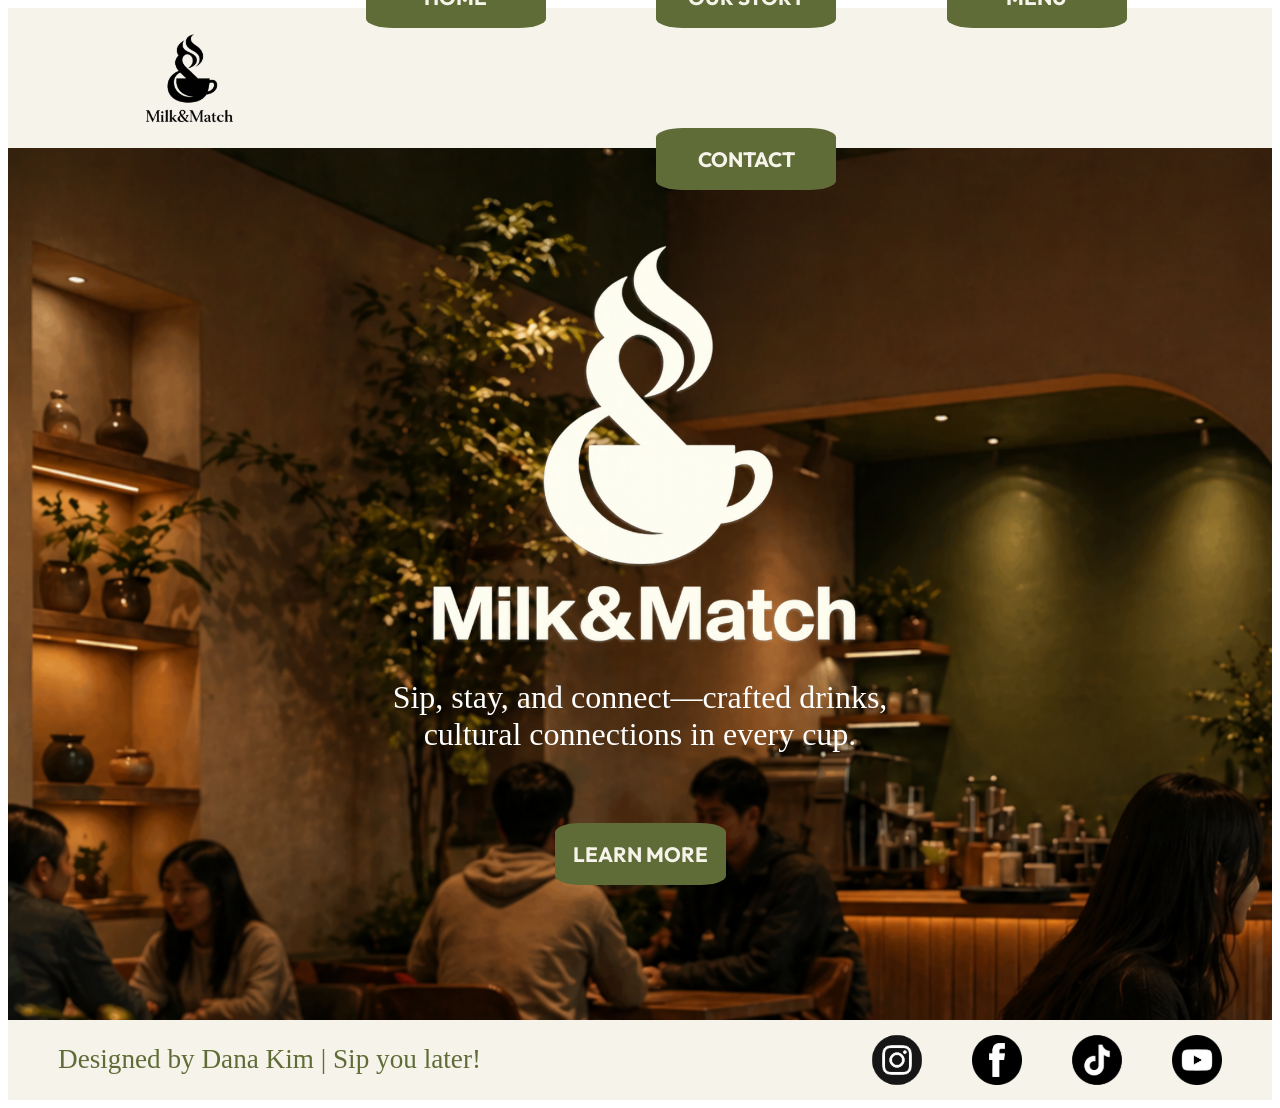
<file: milk_and_match_website/index.htm>
<!DOCTYPE html>
<html lang="en">
<head>
    <meta charset="UTF-8">
    <meta name="viewport" content="width=device-width, initial-scale=1.0">
    <link rel="stylesheet" href="style.css">
     <!--Dana Kim | 7705604-->
    <title>Milk&Match</title>
</head>

<body>
        <header class="navigation">
            <img src="images/Logo_Icon.png" alt="Milk&Match icon logo">
             <ul>
                <li><a href="index.htm">HOME</a></li>
                <li><a href="our_story.htm">OUR STORY</a></li>
                <li><a href="menu.htm">MENU</a></li>
                <li><a href="contact.htm">CONTACT</a></li>
            </ul>
        </header>
<main>
        <section class="body">
              <img src="images/Logo_Icon_text.png" alt="Milk&Match icon logo with text">
             <p>Sip, stay, and connect—crafted drinks, cultural connections in every cup.</p>

             <p><a href="our_story.htm">LEARN MORE</a></p>
        </section>
</main>

    <footer class="footer">
        <p>Designed by Dana Kim | Sip you later!</p>

        <div class="socials">
        <img src="images/instagram.webp" alt="Instagram logo">
        <img src="images/facebook.png" alt="Facebook logo">
        <img src="images/tiktok.png" alt="TikTok logo">
        <img src="images/youtube.png" alt="YouTube logo">
        </div>
    </footer>
    
</body>
</html>
</file>
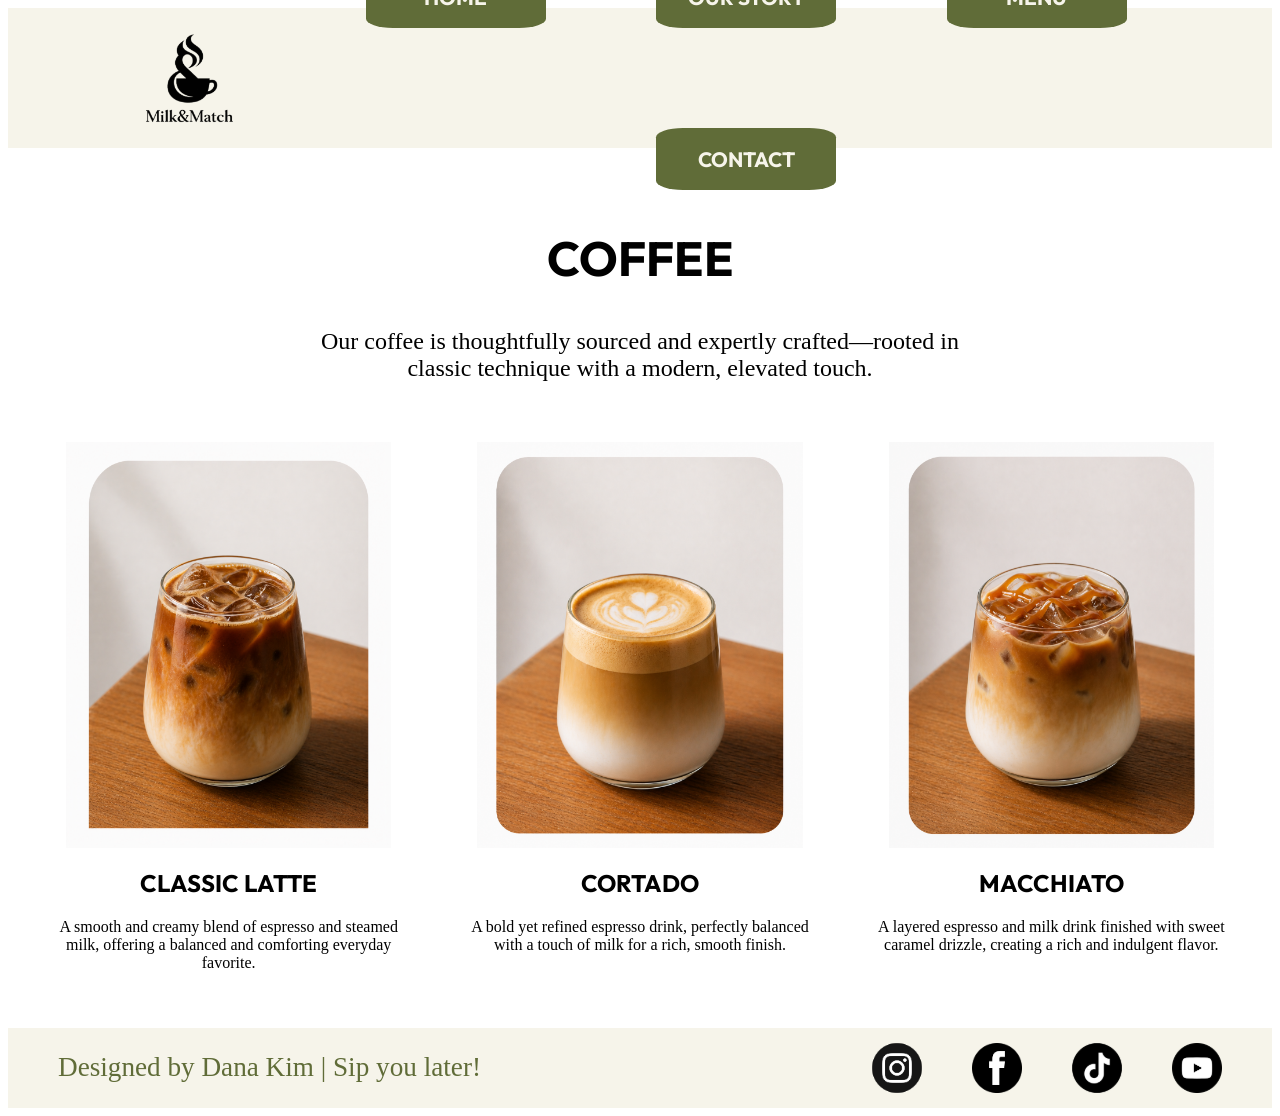
<file: milk_and_match_website/coffee.htm>
<!DOCTYPE html>
<html lang="en">
<head>
    <meta charset="UTF-8">
    <meta name="viewport" content="width=device-width, initial-scale=1.0">
    <link rel="stylesheet" href="style.css">
     <!--Dana Kim | 7705604-->
    <title>Milk&Match</title>
</head>

<body>
        <header class="navigation">
            <img src="images/Logo_Icon.png" alt="Milk&Match icon logo">
             <ul>
                <li><a href="index.htm">HOME</a></li>
                <li><a href="our_story.htm">OUR STORY</a></li>
                <li><a href="menu.htm">MENU</a></li>
                <li><a href="contact.htm">CONTACT</a></li>
            </ul>
        </header>
<main class="menu_main">

        <section class="title">
            <h1>COFFEE</h1>
             <p>Our coffee is thoughtfully sourced and expertly crafted—rooted in classic technique with a modern, elevated touch.</p>
        </section>

        <section class="matcha">
            <img src="images/coffee_cover.png" alt="iced green tea image">
            <h2>CLASSIC LATTE</h2>
            <p>A smooth and creamy blend of espresso and steamed milk, offering a balanced and comforting everyday favorite.</p>
        </section>

        <section class="tea">
            <img src="images/cortado.png" alt="earl grey tea in mug">
            <h2>CORTADO</h2>
            <p>A bold yet refined espresso drink, perfectly balanced with a touch of milk for a rich, smooth finish.</p>
        </section>

        <section class="coffee">
            <img src="images/macchiato.png" alt="strawberry iced tea">
            <h2>MACCHIATO</h2>
            <p>A layered espresso and milk drink finished with sweet caramel drizzle, creating a rich and indulgent flavor.</p>
        </section>
</main>

    <footer class="footer">
        <p>Designed by Dana Kim | Sip you later!</p>

        <div class="socials">
        <img src="images/instagram.webp" alt="Instagram logo">
        <img src="images/facebook.png" alt="Facebook logo">
        <img src="images/tiktok.png" alt="TikTok logo">
        <img src="images/youtube.png" alt="YouTube logo">
        </div>
    </footer>
    
</body>
</html>
</file>
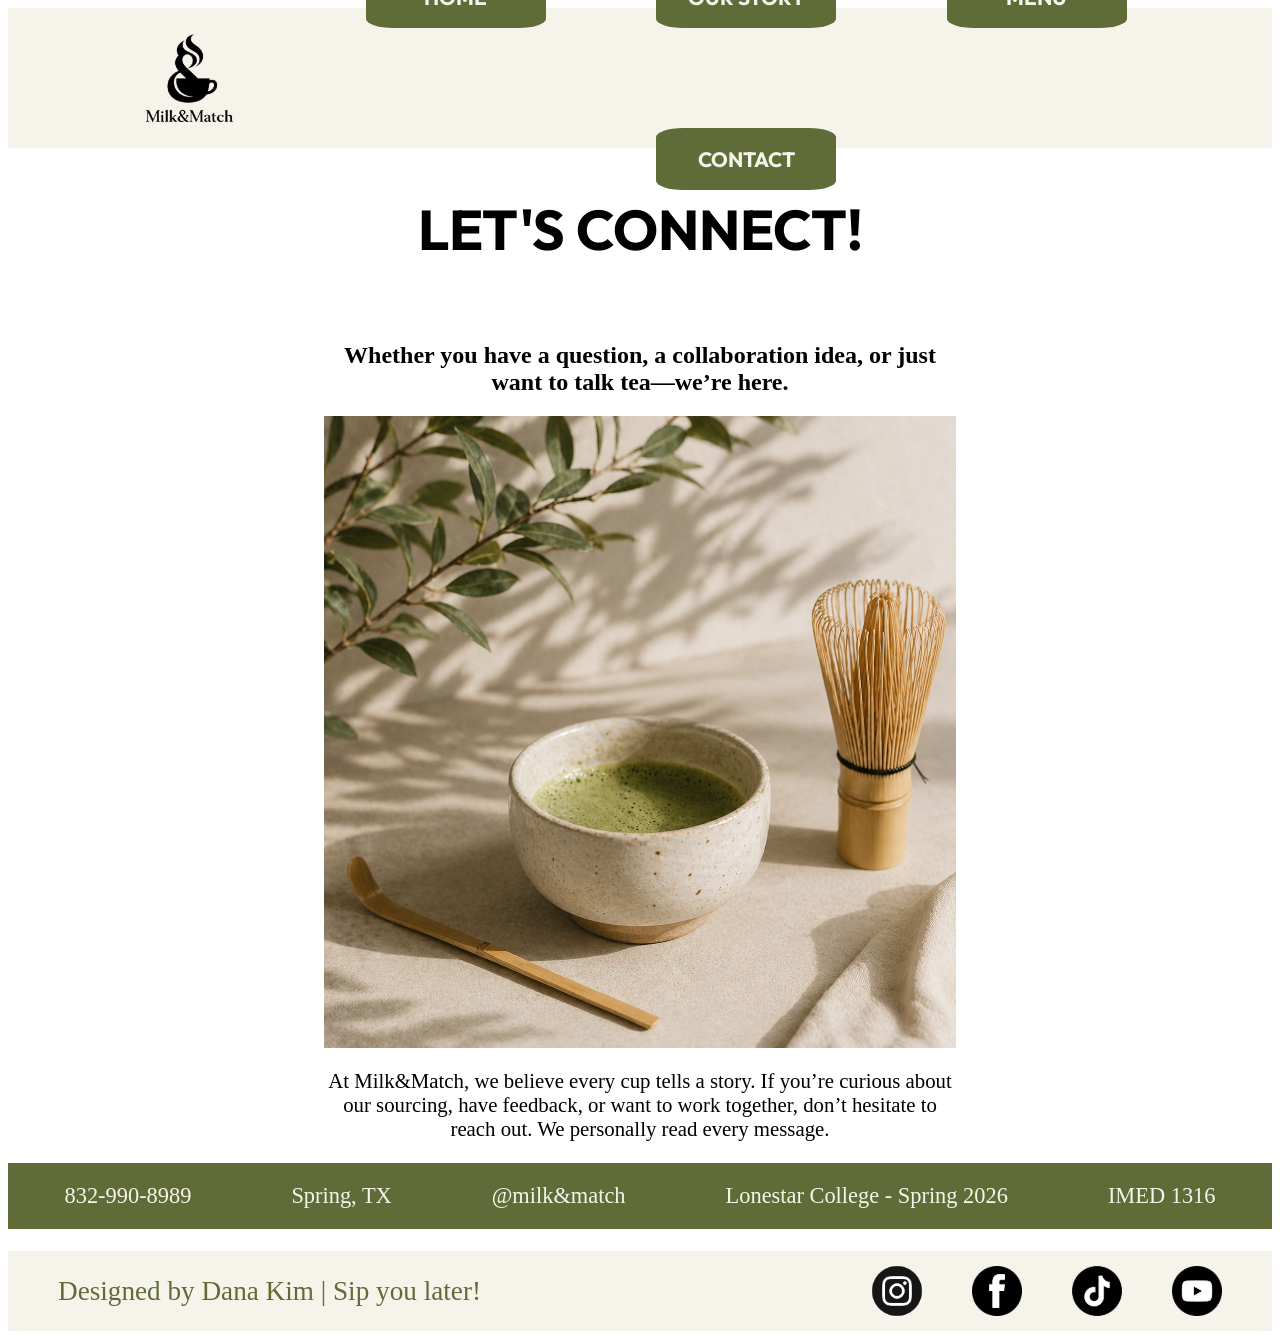
<file: milk_and_match_website/contact.htm>
<!DOCTYPE html>
<html lang="en">
<head>
    <meta charset="UTF-8">
    <meta name="viewport" content="width=device-width, initial-scale=1.0">
    <link rel="stylesheet" href="style.css">
     <!--Dana Kim | 7705604-->
    <title>Milk&Match</title>
</head>

<body>
        <header class="navigation">
            <img src="images/Logo_Icon.png" alt="Milk&Match icon logo">
             <ul>
                <li><a href="index.htm">HOME</a></li>
                <li><a href="our_story.htm">OUR STORY</a></li>
                <li><a href="menu.htm">MENU</a></li>
                <li><a href="contact.htm">CONTACT</a></li>
            </ul>
        </header>
<main>
        <section class="contact_form">
            <h1>LET'S CONNECT!</h1>

             <h2>Whether you have a question, a collaboration idea, or just want to talk tea—we’re here.</h2>

             <img src="images/connect.png" alt="Matcha with bamboo whisk">

             <p>At Milk&Match, we believe every cup tells a story. If you’re curious about our sourcing, have feedback, or want to work together, don’t hesitate to reach out. We personally read every message.</p>  
        </section>

        <section class="contact_info">
            <ul>
                <li>832-990-8989</li>
                <li>Spring, TX</li>
                <li>@milk&match</li>
                <li>Lonestar College - Spring 2026</li>
                <li>IMED 1316</li>
             </ul>
        </section>
</main>

    <footer class="footer">
        <p>Designed by Dana Kim | Sip you later!</p>

        <div class="socials">
        <img src="images/instagram.webp" alt="Instagram logo">
        <img src="images/facebook.png" alt="Facebook logo">
        <img src="images/tiktok.png" alt="TikTok logo">
        <img src="images/youtube.png" alt="YouTube logo">
        </div>
    </footer>
    
</body>
</html>
</file>
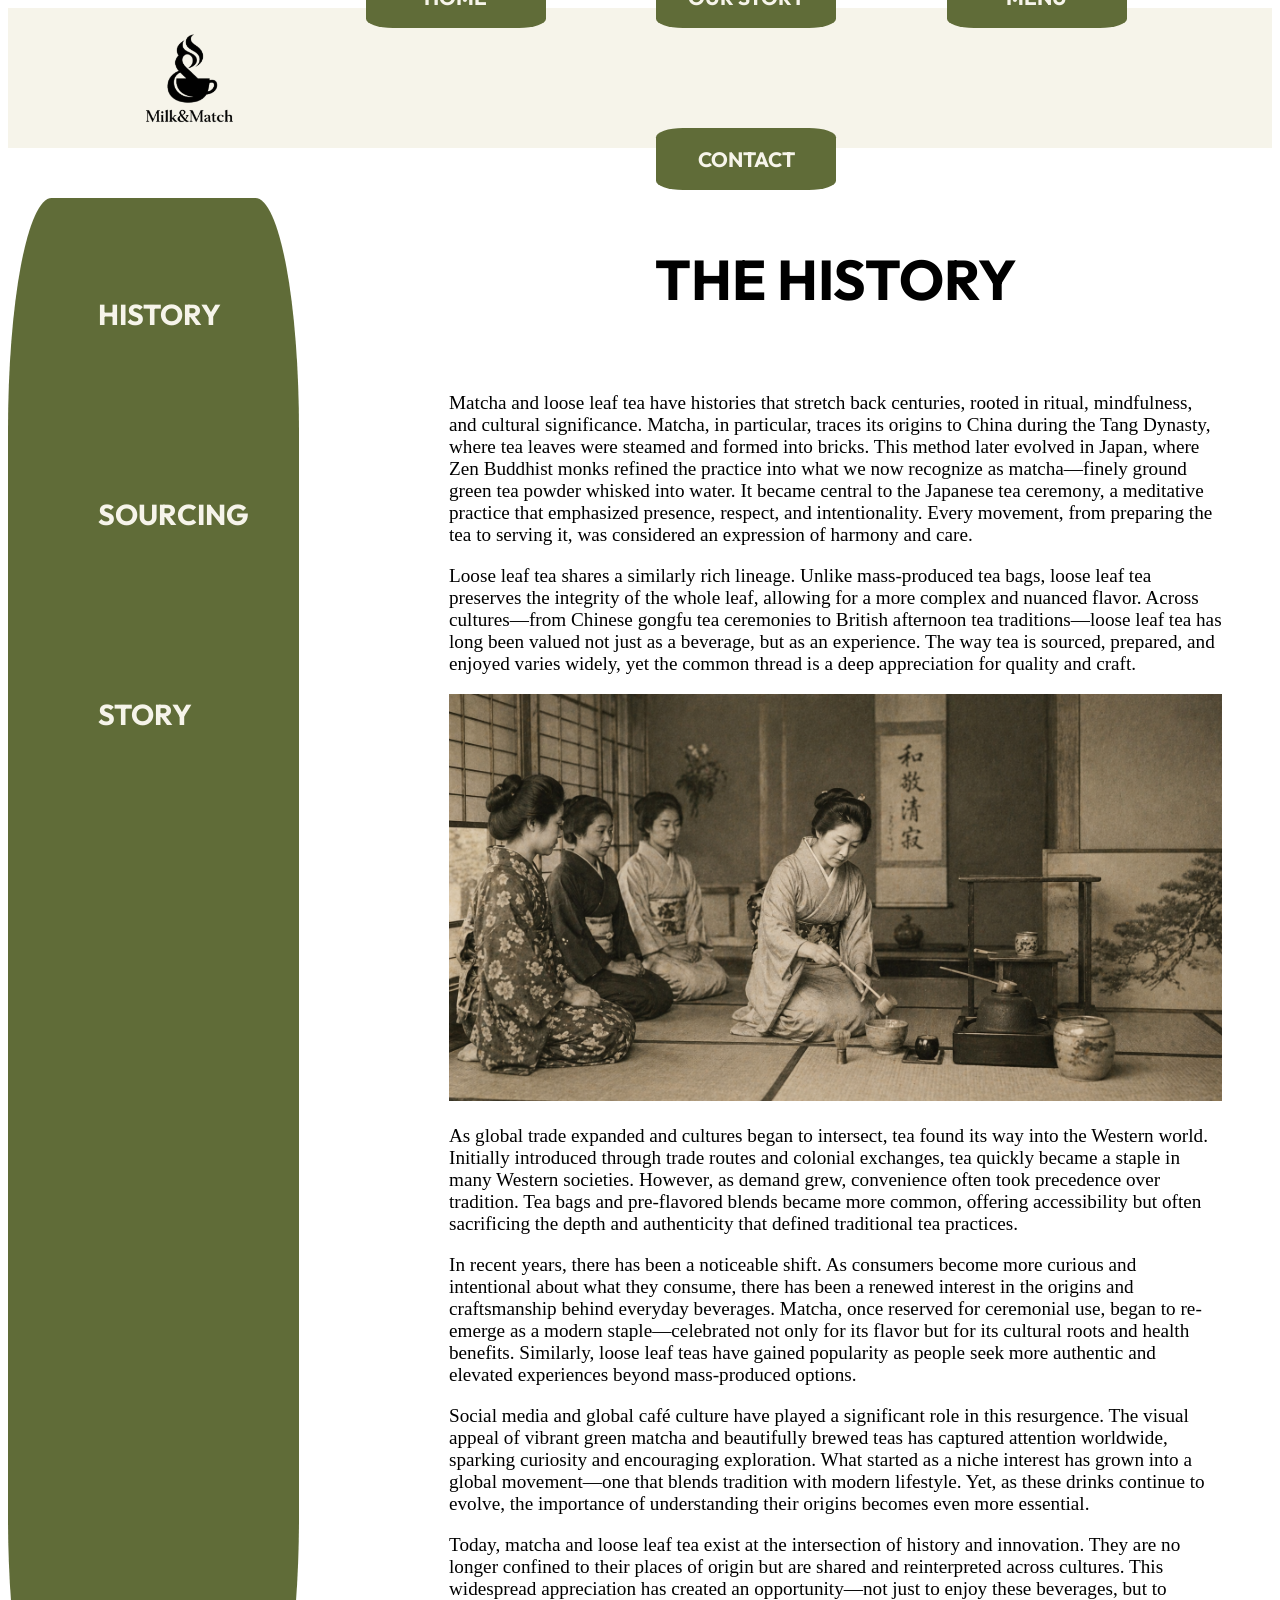
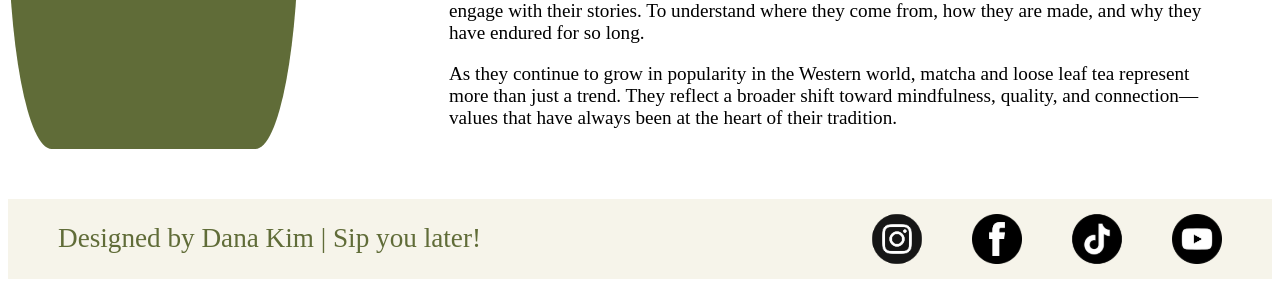
<file: milk_and_match_website/history.htm>
<!DOCTYPE html>
<html lang="en">
<head>
    <meta charset="UTF-8">
    <meta name="viewport" content="width=device-width, initial-scale=1.0">
    <link rel="stylesheet" href="style.css">
     <!--Dana Kim | 7705604-->
    <title>Milk&Match</title>
</head>

<body>
        <header class="navigation">
            <img src="images/Logo_Icon.png" alt="Milk&Match icon logo">
             <ul>
                <li><a href="index.htm">HOME</a></li>
                <li><a href="our_story.htm">OUR STORY</a></li>
                <li><a href="menu.htm">MENU</a></li>
                <li><a href="contact.htm">CONTACT</a></li>
            </ul>
        </header>
<main class="story_main">

        <section class="story_nav">
            <ul>
                <li><a href="history.htm">HISTORY</a></li>
                <li><a href="sourcing.htm">SOURCING</a></li>
                <li><a href="our_story.htm">STORY</a></li>
            </ul>
        </section>

        <section class="story">
            <h1>THE HISTORY</h1>

            <p>Matcha and loose leaf tea have histories that stretch back centuries, rooted in ritual, mindfulness, and cultural significance. Matcha, in particular, traces its origins to China during the Tang Dynasty, where tea leaves were steamed and formed into bricks. This method later evolved in Japan, where Zen Buddhist monks refined the practice into what we now recognize as matcha—finely ground green tea powder whisked into water. It became central to the Japanese tea ceremony, a meditative practice that emphasized presence, respect, and intentionality. Every movement, from preparing the tea to serving it, was considered an expression of harmony and care.</p>

            <p>Loose leaf tea shares a similarly rich lineage. Unlike mass-produced tea bags, loose leaf tea preserves the integrity of the whole leaf, allowing for a more complex and nuanced flavor. Across cultures—from Chinese gongfu tea ceremonies to British afternoon tea traditions—loose leaf tea has long been valued not just as a beverage, but as an experience. The way tea is sourced, prepared, and enjoyed varies widely, yet the common thread is a deep appreciation for quality and craft.</p>

            <img src="images/history_banner.png" alt="Geishas preparing traditional matcha">
            
            <p>As global trade expanded and cultures began to intersect, tea found its way into the Western world. Initially introduced through trade routes and colonial exchanges, tea quickly became a staple in many Western societies. However, as demand grew, convenience often took precedence over tradition. Tea bags and pre-flavored blends became more common, offering accessibility but often sacrificing the depth and authenticity that defined traditional tea practices.</p>

             <p>In recent years, there has been a noticeable shift. As consumers become more curious and intentional about what they consume, there has been a renewed interest in the origins and craftsmanship behind everyday beverages. Matcha, once reserved for ceremonial use, began to re-emerge as a modern staple—celebrated not only for its flavor but for its cultural roots and health benefits. Similarly, loose leaf teas have gained popularity as people seek more authentic and elevated experiences beyond mass-produced options.</p>

             <p>Social media and global café culture have played a significant role in this resurgence. The visual appeal of vibrant green matcha and beautifully brewed teas has captured attention worldwide, sparking curiosity and encouraging exploration. What started as a niche interest has grown into a global movement—one that blends tradition with modern lifestyle. Yet, as these drinks continue to evolve, the importance of understanding their origins becomes even more essential.</p>

             <p>Today, matcha and loose leaf tea exist at the intersection of history and innovation. They are no longer confined to their places of origin but are shared and reinterpreted across cultures. This widespread appreciation has created an opportunity—not just to enjoy these beverages, but to engage with their stories. To understand where they come from, how they are made, and why they have endured for so long.</p>

             <p>As they continue to grow in popularity in the Western world, matcha and loose leaf tea represent more than just a trend. They reflect a broader shift toward mindfulness, quality, and connection—values that have always been at the heart of their tradition.</p>
        </section>

</main>

    <footer class="footer">
        <p>Designed by Dana Kim | Sip you later!</p>

        <div class="socials">
        <img src="images/instagram.webp" alt="Instagram logo">
        <img src="images/facebook.png" alt="Facebook logo">
        <img src="images/tiktok.png" alt="TikTok logo">
        <img src="images/youtube.png" alt="YouTube logo">
        </div>
    </footer>
    
</body>
</html>
</file>
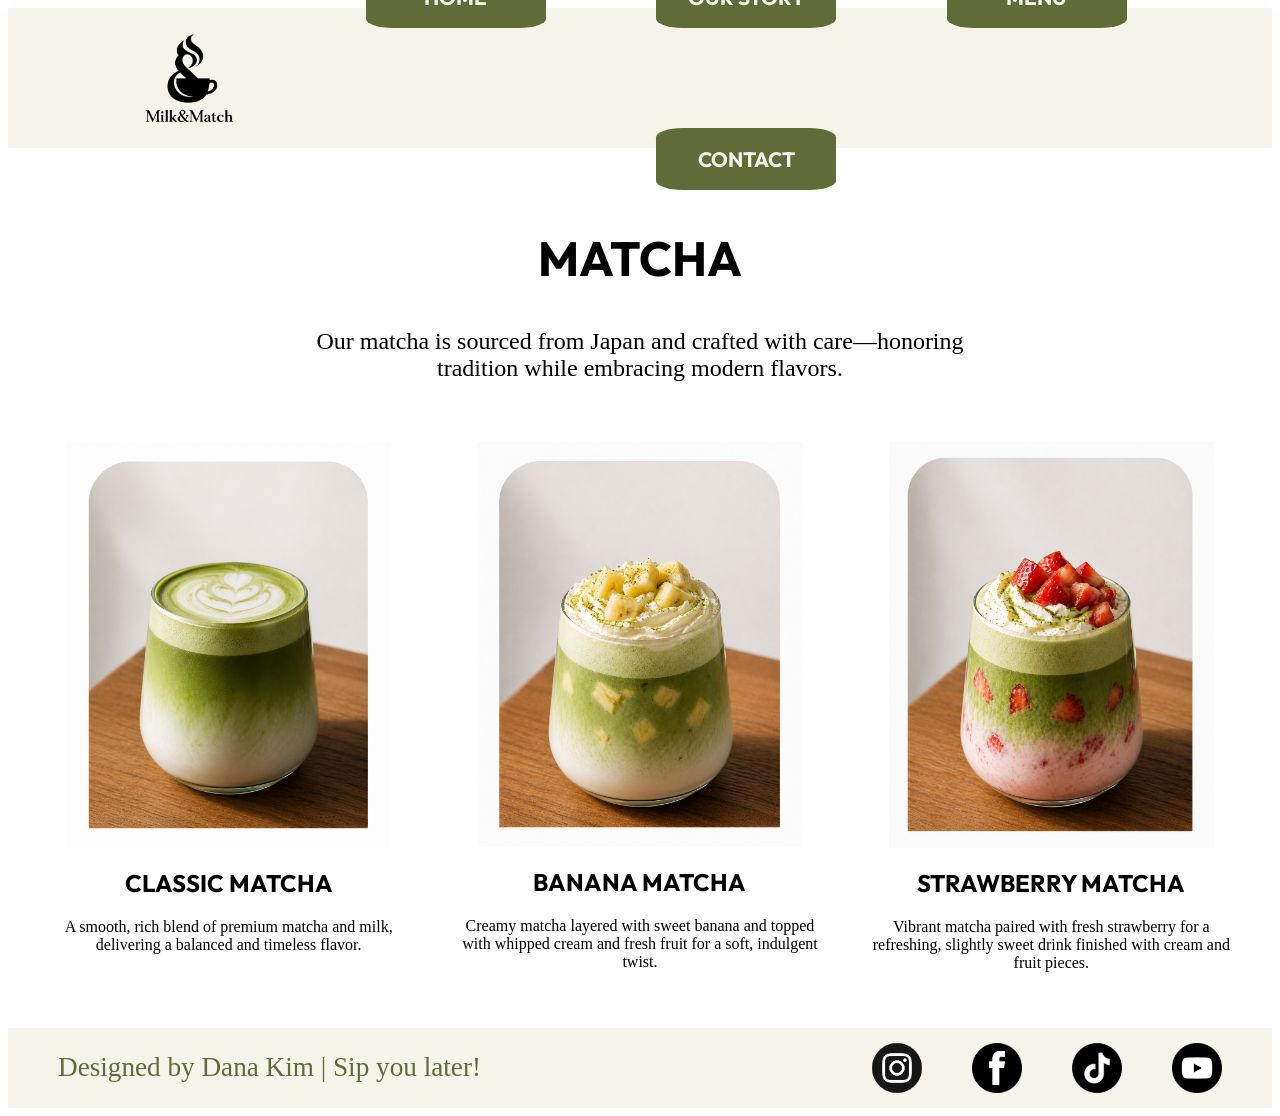
<file: milk_and_match_website/matcha.htm>
<!DOCTYPE html>
<html lang="en">
<head>
    <meta charset="UTF-8">
    <meta name="viewport" content="width=device-width, initial-scale=1.0">
    <link rel="stylesheet" href="style.css">
     <!--Dana Kim | 7705604-->
    <title>Milk&Match</title>
</head>

<body>
        <header class="navigation">
            <img src="images/Logo_Icon.png" alt="Milk&Match icon logo">
             <ul>
                <li><a href="index.htm">HOME</a></li>
                <li><a href="our_story.htm">OUR STORY</a></li>
                <li><a href="menu.htm">MENU</a></li>
                <li><a href="contact.htm">CONTACT</a></li>
            </ul>
        </header>
<main class="menu_main">

        <section class="title">
            <h1>MATCHA</h1>
             <p>Our matcha is sourced from Japan and crafted with care—honoring tradition while embracing modern flavors.</p>
        </section>

        <section class="matcha">
            <img src="images/matcha_cover.png" alt="matcha latte image">
            <h2>CLASSIC MATCHA</h2>
            <p>A smooth, rich blend of premium matcha and milk, delivering a balanced and timeless flavor.</p>
        </section>

        <section class="tea">
            <img src="images/banana_matcha.png" alt="banana matcha latte">
            <h2>BANANA MATCHA</h2>
            <p>Creamy matcha layered with sweet banana and topped with whipped cream and fresh fruit for a soft, indulgent twist.</p>
        </section>

        <section class="coffee">
            <img src="images/strawberry_matcha.png" alt="strawberry matcha latte">
            <h2>STRAWBERRY MATCHA</h2>
            <p>Vibrant matcha paired with fresh strawberry for a refreshing, slightly sweet drink finished with cream and fruit pieces.</p>
        </section>
</main>

    <footer class="footer">
        <p>Designed by Dana Kim | Sip you later!</p>

        <div class="socials">
        <img src="images/instagram.webp" alt="Instagram logo">
        <img src="images/facebook.png" alt="Facebook logo">
        <img src="images/tiktok.png" alt="TikTok logo">
        <img src="images/youtube.png" alt="YouTube logo">
        </div>
    </footer>
    
</body>
</html>
</file>
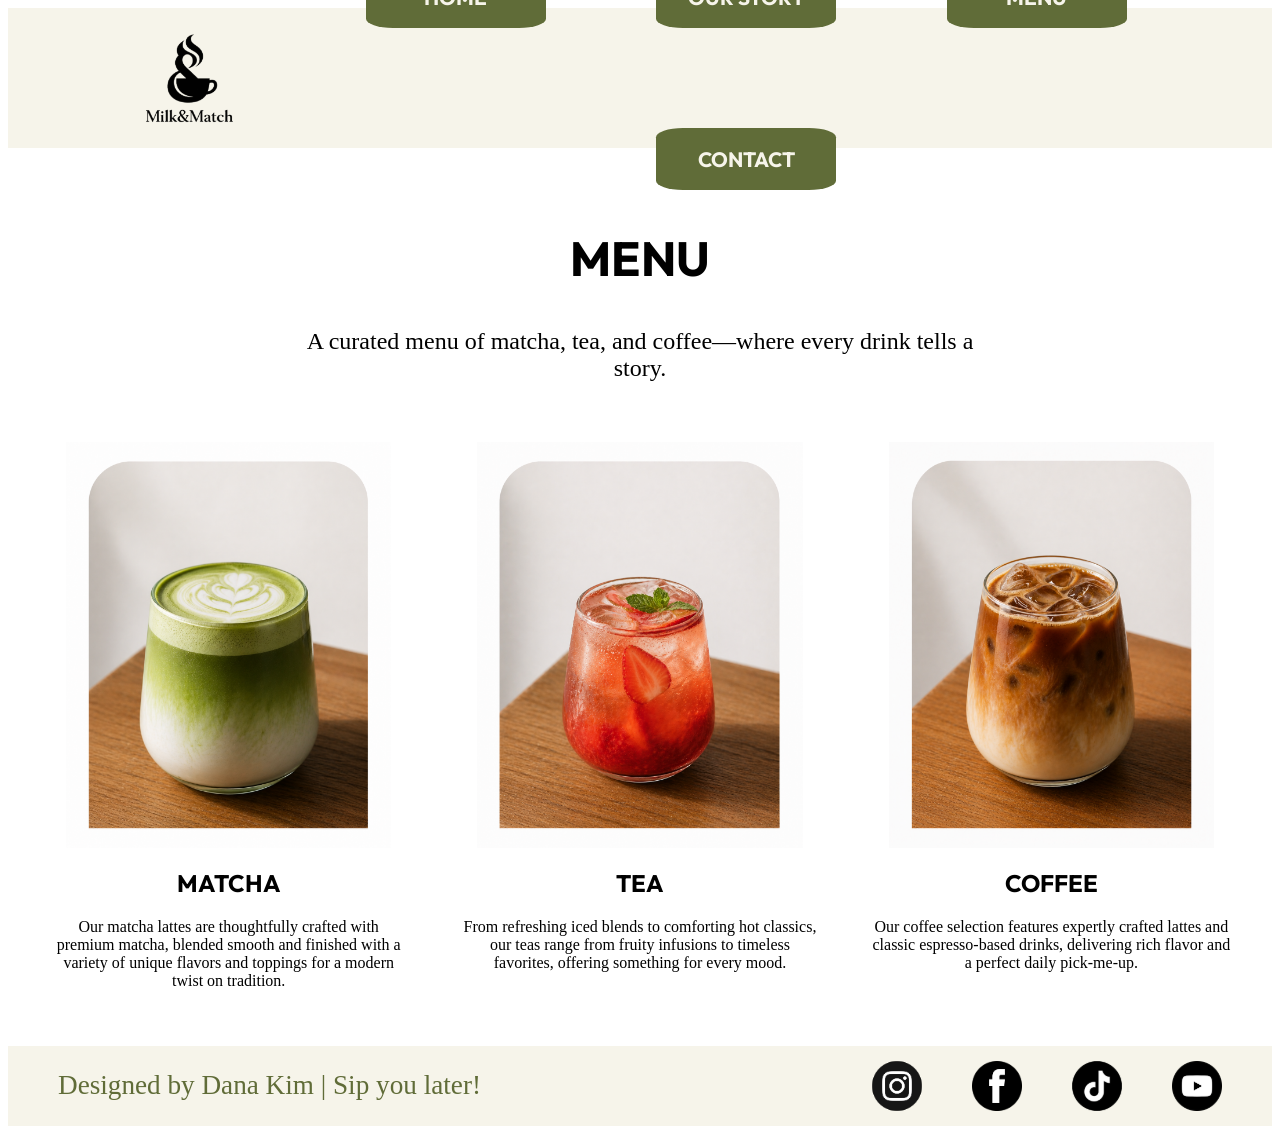
<file: milk_and_match_website/menu.htm>
<!DOCTYPE html>
<html lang="en">
<head>
    <meta charset="UTF-8">
    <meta name="viewport" content="width=device-width, initial-scale=1.0">
    <link rel="stylesheet" href="style.css">
     <!--Dana Kim | 7705604-->
    <title>Milk&Match</title>
</head>

<body>
        <header class="navigation">
            <img src="images/Logo_Icon.png" alt="Milk&Match icon logo">
             <ul>
                <li><a href="index.htm">HOME</a></li>
                <li><a href="our_story.htm">OUR STORY</a></li>
                <li><a href="menu.htm">MENU</a></li>
                <li><a href="contact.htm">CONTACT</a></li>
            </ul>
        </header>
<main class="menu_main">

        <section class="title">
            <h1>MENU</h1>
             <p>A curated menu of matcha, tea, and coffee—where every drink tells a story.</p>
        </section>

        <section class="matcha">
            <a href="matcha.htm" target="_blank" ><img src="images/matcha_cover.png" alt="matcha latte image"></a>
            <h2>MATCHA</h2>
            <p>Our matcha lattes are thoughtfully crafted with premium matcha, blended smooth and finished with a variety of unique flavors and toppings for a modern twist on tradition.</p>
        </section>

        <section class="tea">
            <a href="tea.htm" target="_blank" ><img src="images/tea_cover.png" alt="strawberry iced tea"></a>
            <h2>TEA</h2>
            <p>From refreshing iced blends to comforting hot classics, our teas range from fruity infusions to timeless favorites, offering something for every mood.</p>
        </section>

        <section class="coffee">
            <a href="coffee.htm" target="_blank" ><img src="images/coffee_cover.png" alt="iced latte image"></a>
            <h2>COFFEE</h2>
            <p>Our coffee selection features expertly crafted lattes and classic espresso-based drinks, delivering rich flavor and a perfect daily pick-me-up.</p>
        </section>
</main>

    <footer class="footer">
        <p>Designed by Dana Kim | Sip you later!</p>

        <div class="socials">
        <img src="images/instagram.webp" alt="Instagram logo">
        <img src="images/facebook.png" alt="Facebook logo">
        <img src="images/tiktok.png" alt="TikTok logo">
        <img src="images/youtube.png" alt="YouTube logo">
        </div>
    </footer>
    
</body>
</html>
</file>
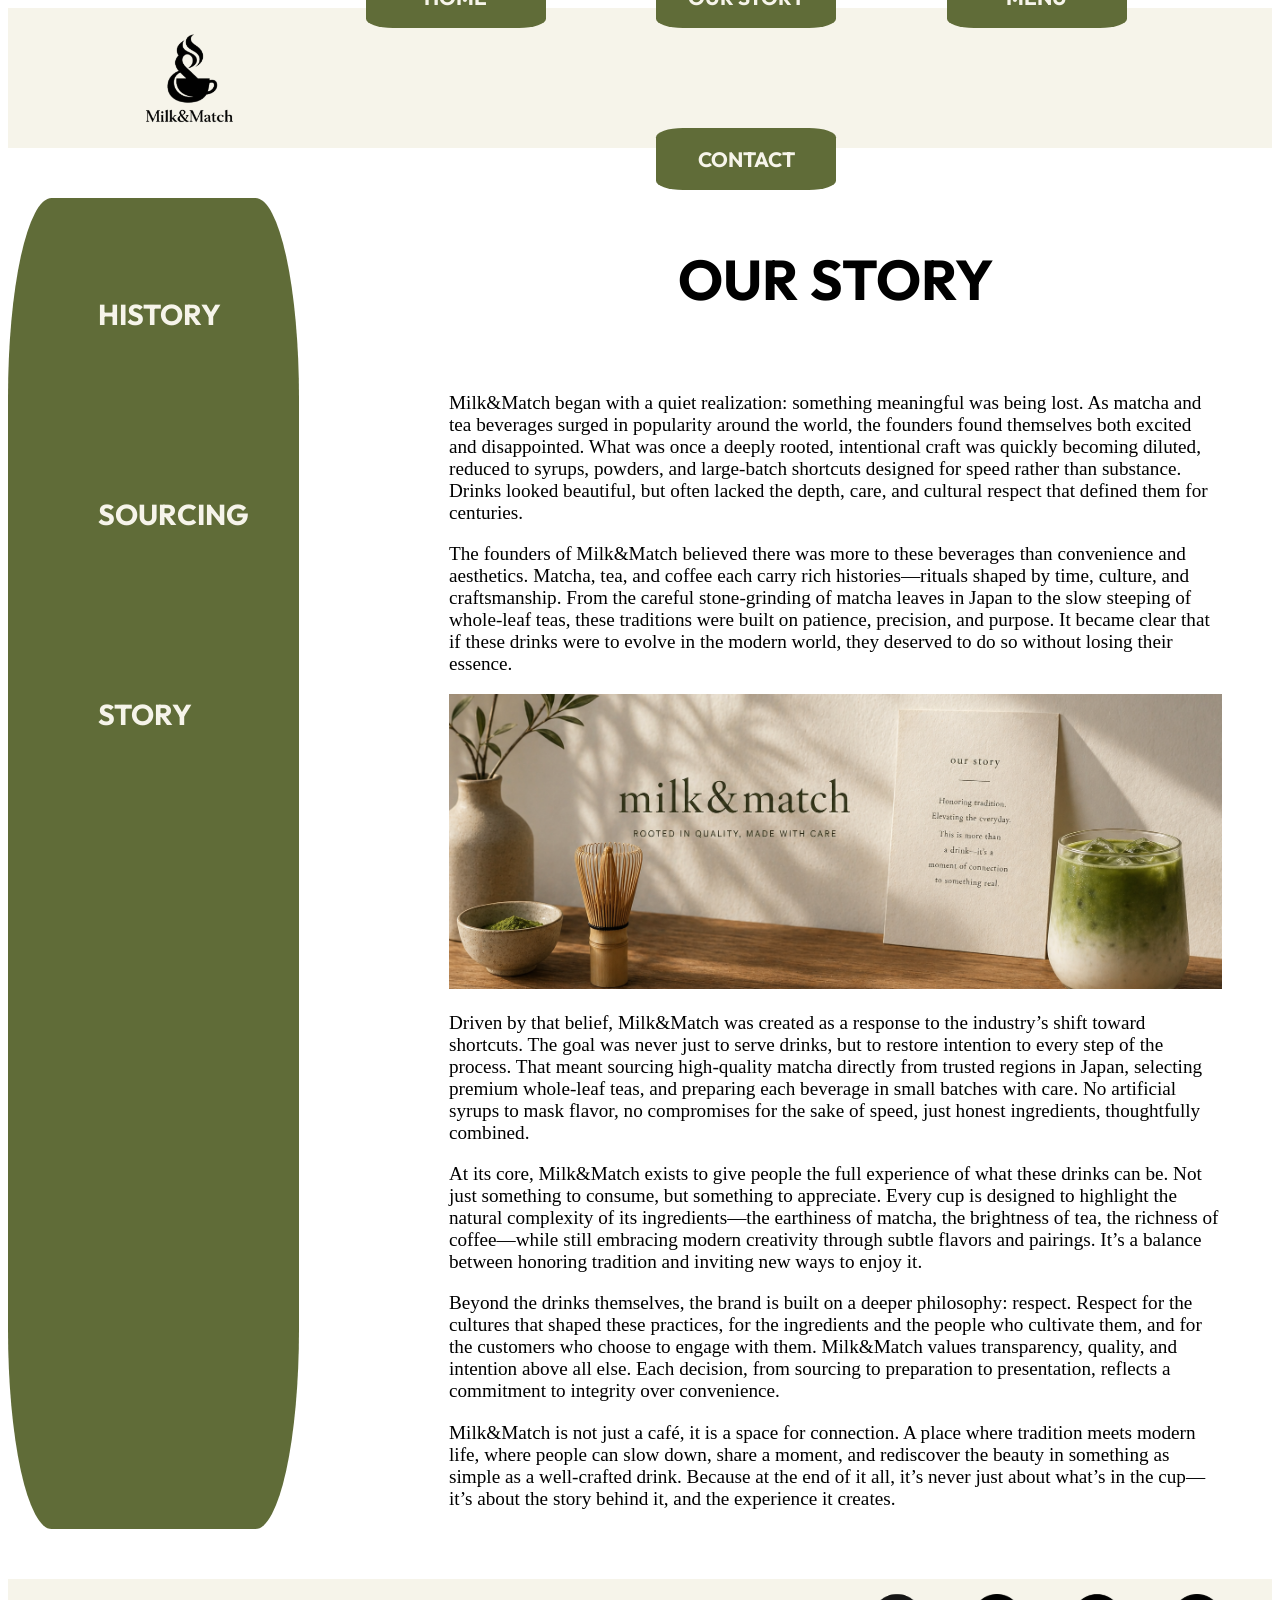
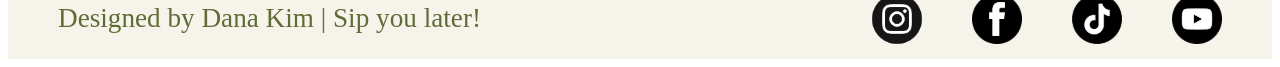
<file: milk_and_match_website/our_story.htm>
<!DOCTYPE html>
<html lang="en">
<head>
    <meta charset="UTF-8">
    <meta name="viewport" content="width=device-width, initial-scale=1.0">
    <link rel="stylesheet" href="style.css">
     <!--Dana Kim | 7705604-->
    <title>Milk&Match</title>
</head>

<body>
        <header class="navigation">
            <img src="images/Logo_Icon.png" alt="Milk&Match icon logo">
             <ul>
                <li><a href="index.htm">HOME</a></li>
                <li><a href="our_story.htm">OUR STORY</a></li>
                <li><a href="menu.htm">MENU</a></li>
                <li><a href="contact.htm">CONTACT</a></li>
            </ul>
        </header>
<main class="story_main">

        <section class="story_nav">
            <ul>
                <li><a href="history.htm">HISTORY</a></li>
                <li><a href="sourcing.htm">SOURCING</a></li>
                <li><a href="our_story.htm">STORY</a></li>
            </ul>
        </section>

        <section class="story">
            <h1>OUR STORY</h1>

            <p>Milk&Match began with a quiet realization: something meaningful was being lost. As matcha and tea beverages surged in popularity around the world, the founders found themselves both excited and disappointed. What was once a deeply rooted, intentional craft was quickly becoming diluted, reduced to syrups, powders, and large-batch shortcuts designed for speed rather than substance. Drinks looked beautiful, but often lacked the depth, care, and cultural respect that defined them for centuries.</p>

            <p>The founders of Milk&Match believed there was more to these beverages than convenience and aesthetics. Matcha, tea, and coffee each carry rich histories—rituals shaped by time, culture, and craftsmanship. From the careful stone-grinding of matcha leaves in Japan to the slow steeping of whole-leaf teas, these traditions were built on patience, precision, and purpose. It became clear that if these drinks were to evolve in the modern world, they deserved to do so without losing their essence.</p>

            <img src="images/story_banner.png" alt="a matcha with a whisk and sheet of paper all on a wooden table">
            
            <p>Driven by that belief, Milk&Match was created as a response to the industry’s shift toward shortcuts. The goal was never just to serve drinks, but to restore intention to every step of the process. That meant sourcing high-quality matcha directly from trusted regions in Japan, selecting premium whole-leaf teas, and preparing each beverage in small batches with care. No artificial syrups to mask flavor, no compromises for the sake of speed, just honest ingredients, thoughtfully combined.</p>

             <p>At its core, Milk&Match exists to give people the full experience of what these drinks can be. Not just something to consume, but something to appreciate. Every cup is designed to highlight the natural complexity of its ingredients—the earthiness of matcha, the brightness of tea, the richness of coffee—while still embracing modern creativity through subtle flavors and pairings. It’s a balance between honoring tradition and inviting new ways to enjoy it.</p>

             <p>Beyond the drinks themselves, the brand is built on a deeper philosophy: respect. Respect for the cultures that shaped these practices, for the ingredients and the people who cultivate them, and for the customers who choose to engage with them. Milk&Match values transparency, quality, and intention above all else. Each decision, from sourcing to preparation to presentation, reflects a commitment to integrity over convenience.</p>

             <p>Milk&Match is not just a café, it is a space for connection. A place where tradition meets modern life, where people can slow down, share a moment, and rediscover the beauty in something as simple as a well-crafted drink. Because at the end of it all, it’s never just about what’s in the cup—it’s about the story behind it, and the experience it creates.</p>
        </section>

</main>

    <footer class="footer">
        <p>Designed by Dana Kim | Sip you later!</p>

        <div class="socials">
        <img src="images/instagram.webp" alt="Instagram logo">
        <img src="images/facebook.png" alt="Facebook logo">
        <img src="images/tiktok.png" alt="TikTok logo">
        <img src="images/youtube.png" alt="YouTube logo">
        </div>
    </footer>
    
</body>
</html>
</file>
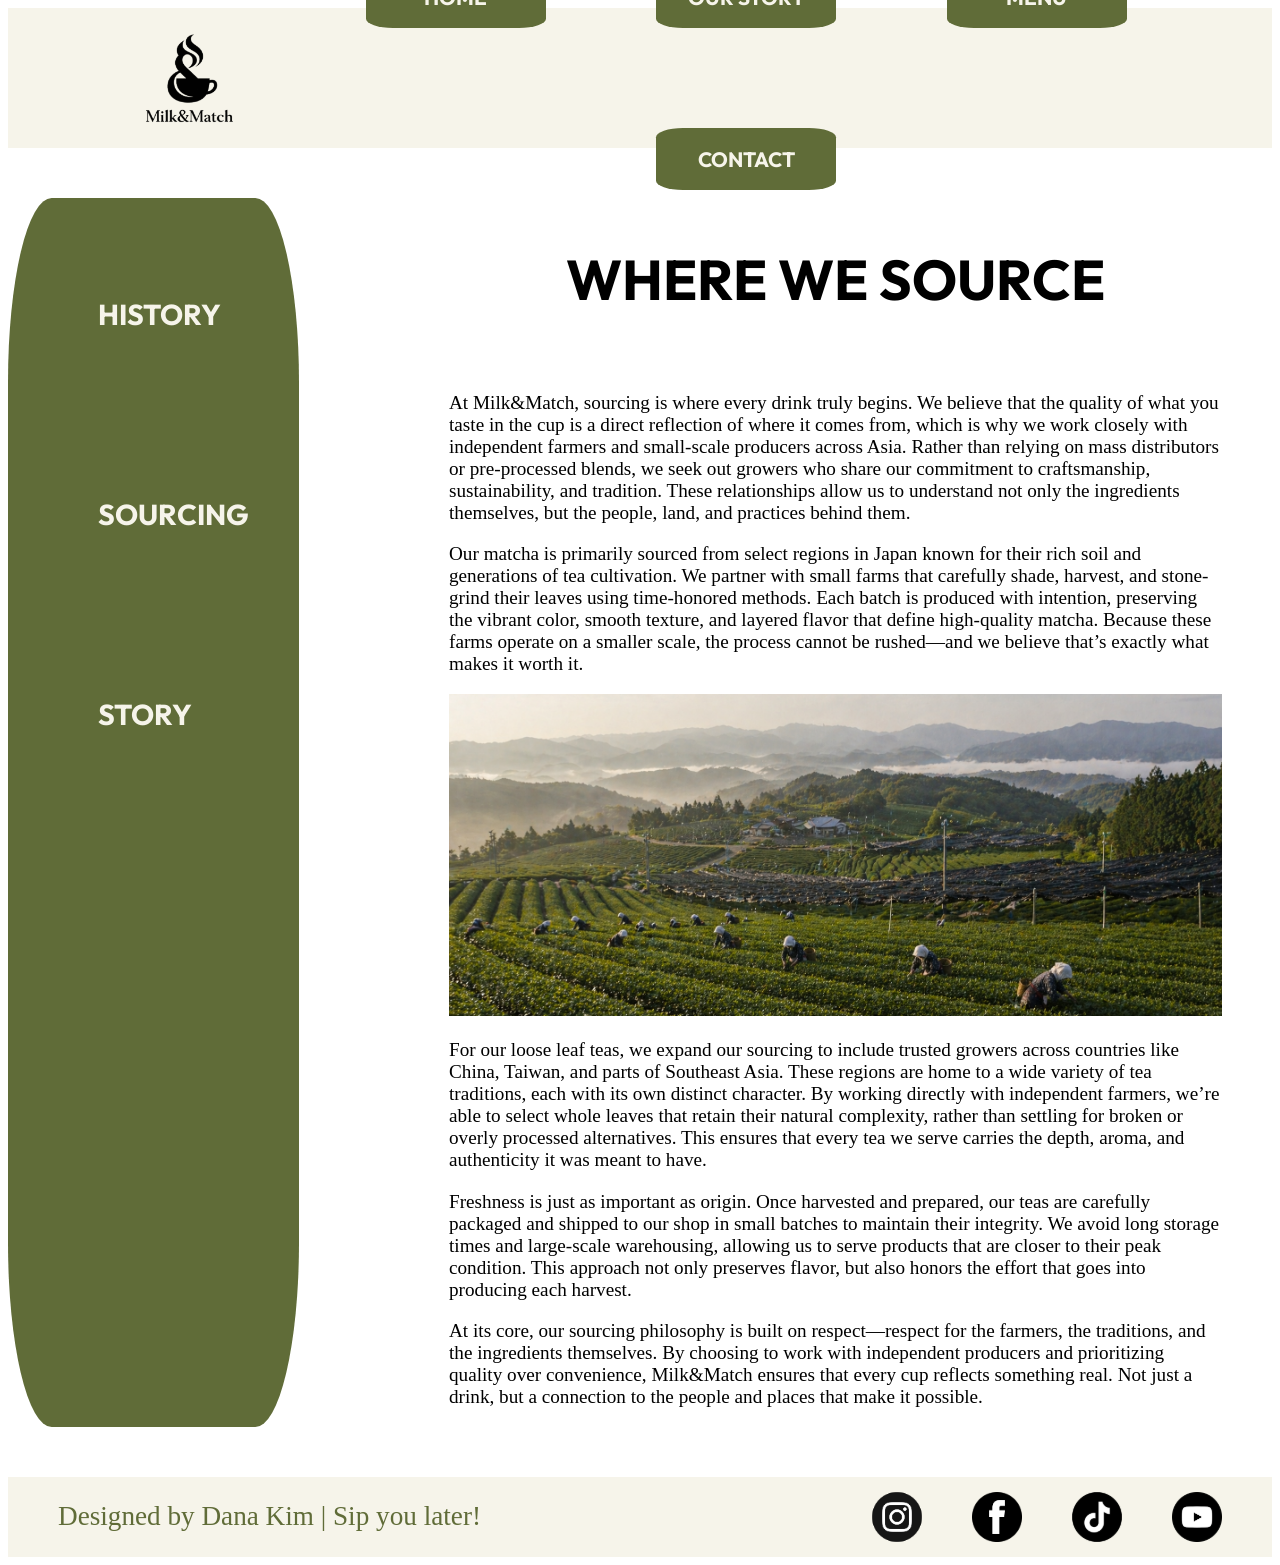
<file: milk_and_match_website/sourcing.htm>
<!DOCTYPE html>
<html lang="en">
<head>
    <meta charset="UTF-8">
    <meta name="viewport" content="width=device-width, initial-scale=1.0">
    <link rel="stylesheet" href="style.css">
     <!--Dana Kim | 7705604-->
    <title>Milk&Match</title>
</head>

<body>
        <header class="navigation">
            <img src="images/Logo_Icon.png" alt="Milk&Match icon logo">
             <ul>
                <li><a href="index.htm">HOME</a></li>
                <li><a href="our_story.htm">OUR STORY</a></li>
                <li><a href="menu.htm">MENU</a></li>
                <li><a href="contact.htm">CONTACT</a></li>
            </ul>
        </header>
<main class="story_main">

        <section class="story_nav">
            <ul>
                <li><a href="history.htm">HISTORY</a></li>
                <li><a href="sourcing.htm">SOURCING</a></li>
                <li><a href="our_story.htm">STORY</a></li>
            </ul>
        </section>

        <section class="story">
            <h1>WHERE WE SOURCE</h1>

            <p>At Milk&Match, sourcing is where every drink truly begins. We believe that the quality of what you taste in the cup is a direct reflection of where it comes from, which is why we work closely with independent farmers and small-scale producers across Asia. Rather than relying on mass distributors or pre-processed blends, we seek out growers who share our commitment to craftsmanship, sustainability, and tradition. These relationships allow us to understand not only the ingredients themselves, but the people, land, and practices behind them.</p>

            <p>Our matcha is primarily sourced from select regions in Japan known for their rich soil and generations of tea cultivation. We partner with small farms that carefully shade, harvest, and stone-grind their leaves using time-honored methods. Each batch is produced with intention, preserving the vibrant color, smooth texture, and layered flavor that define high-quality matcha. Because these farms operate on a smaller scale, the process cannot be rushed—and we believe that’s exactly what makes it worth it.</p>

            <img src="images/source_banner.png" alt="Tea fields and misty mountains at dawn">
            
            <p>For our loose leaf teas, we expand our sourcing to include trusted growers across countries like China, Taiwan, and parts of Southeast Asia. These regions are home to a wide variety of tea traditions, each with its own distinct character. By working directly with independent farmers, we’re able to select whole leaves that retain their natural complexity, rather than settling for broken or overly processed alternatives. This ensures that every tea we serve carries the depth, aroma, and authenticity it was meant to have.</p>

             <p>Freshness is just as important as origin. Once harvested and prepared, our teas are carefully packaged and shipped to our shop in small batches to maintain their integrity. We avoid long storage times and large-scale warehousing, allowing us to serve products that are closer to their peak condition. This approach not only preserves flavor, but also honors the effort that goes into producing each harvest.</p>

             <p>At its core, our sourcing philosophy is built on respect—respect for the farmers, the traditions, and the ingredients themselves. By choosing to work with independent producers and prioritizing quality over convenience, Milk&Match ensures that every cup reflects something real. Not just a drink, but a connection to the people and places that make it possible.</p>
        </section>

</main>

    <footer class="footer">
        <p>Designed by Dana Kim | Sip you later!</p>

        <div class="socials">
        <img src="images/instagram.webp" alt="Instagram logo">
        <img src="images/facebook.png" alt="Facebook logo">
        <img src="images/tiktok.png" alt="TikTok logo">
        <img src="images/youtube.png" alt="YouTube logo">
        </div>
    </footer>
    
</body>
</html>
</file>
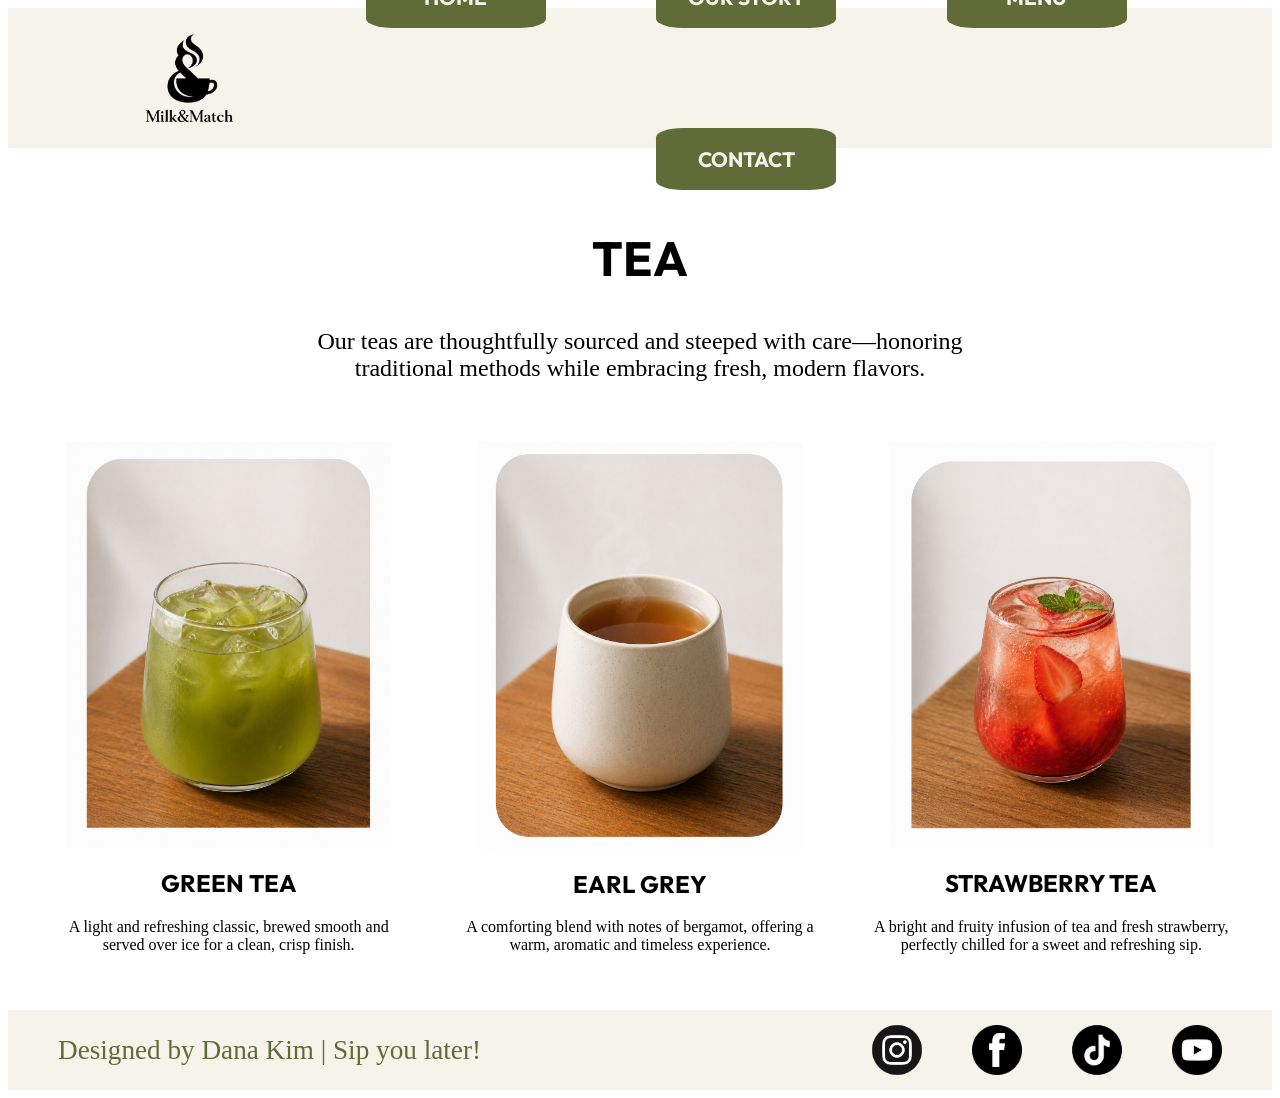
<file: milk_and_match_website/tea.htm>
<!DOCTYPE html>
<html lang="en">
<head>
    <meta charset="UTF-8">
    <meta name="viewport" content="width=device-width, initial-scale=1.0">
    <link rel="stylesheet" href="style.css">
     <!--Dana Kim | 7705604-->
    <title>Milk&Match</title>
</head>

<body>
        <header class="navigation">
            <img src="images/Logo_Icon.png" alt="Milk&Match icon logo">
             <ul>
                <li><a href="index.htm">HOME</a></li>
                <li><a href="our_story.htm">OUR STORY</a></li>
                <li><a href="menu.htm">MENU</a></li>
                <li><a href="contact.htm">CONTACT</a></li>
            </ul>
        </header>
<main class="menu_main">

        <section class="title">
            <h1>TEA</h1>
             <p>Our teas are thoughtfully sourced and steeped with care—honoring traditional methods while embracing fresh, modern flavors.</p>
        </section>

        <section class="matcha">
            <img src="images/green_tea.png" alt="iced green tea image">
            <h2>GREEN TEA</h2>
            <P>A light and refreshing classic, brewed smooth and served over ice for a clean, crisp finish.</P>
        </section>

        <section class="tea">
            <img src="images/earl_grey.png" alt="earl grey tea in mug">
            <h2>EARL GREY</h2>
            <P>A comforting blend with notes of bergamot, offering a warm, aromatic and timeless experience.</P>
        </section>

        <section class="coffee">
            <img src="images/tea_cover.png" alt="strawberry iced tea">
            <h2>STRAWBERRY TEA</h2>
            <P>A bright and fruity infusion of tea and fresh strawberry, perfectly chilled for a sweet and refreshing sip.</P>
        </section>
</main>

    <footer class="footer">
        <p>Designed by Dana Kim | Sip you later!</p>

        <div class="socials">
        <img src="images/instagram.webp" alt="Instagram logo">
        <img src="images/facebook.png" alt="Facebook logo">
        <img src="images/tiktok.png" alt="TikTok logo">
        <img src="images/youtube.png" alt="YouTube logo">
        </div>
    </footer>
    
</body>
</html>
</file>
<file: milk_and_match_website/style.css>
@import url('https://fonts.googleapis.com/css2?family=BJCree:wght@400;500;600;700&family=Outfit:wght@100..900&display=swap');

/*
font-family: "BJCree", serif;
font-family: "Outfit", sans-serif;
*/

* {
    box-sizing: border-box;
}

header {
    background: #f6f4ea;
    padding: 15px;
    height: 140px;
    display: flex;
    align-items: center;
    justify-content: space-evenly;
}

header img {
  width: 7.5%;
}

a {
  text-decoration: none;
  color: #f6f4ea;
}

a:hover {
  color: #ffee8c;
}


.navigation ul {
            list-style-type: none;
            display: flex;
            flex-wrap: wrap;
            justify-content: space-evenly;
            gap: 100px;
            align-items: center;
            padding: 0;
        }
.navigation ul li {
            font-family: "Outfit", sans-serif;
            border-radius: 15%;
            flex: 0 0 180px;
            font-size: 1.3rem;
            padding: 18px;
            text-align: center;
            font-weight: bold;
            background: #606c38;
        }

.body {
    background-image: url('images/hero_image.png');
    display: flex;
    flex-direction: column;
    gap: 10px; 
    padding: 75px;

}

.body img{
    margin-left: auto;
     margin-right: auto;
    width: 40%;
    
    
}

.body p {
    font-family: "BJCree", serif;
    margin: 0 0 60px 0;
    font-size: 2rem;
    color: #fff;
    text-align: center;
    max-width: 50%;
    margin-left: auto;
    margin-right: auto;
}

.body p:nth-of-type(2) {
    margin-left: auto;
    margin-right: auto;
    border-radius: 15%;
    font-size: 1.3rem;
    max-width: 180px;
    font-family: "Outfit", sans-serif;
    font-weight: bold;
    padding: 18px;
    background: #606c38;
    color: #f6f4ea;
}

.footer {
    background-color: #f6f4ea;
    display: flex;
  justify-content: space-between;
  align-items: center;
  padding: 15px 50px;
  height: 80px;

}

.footer p {
    font-family: "BJCree", serif;
    font-size: 1.7rem;
    color: #606c38;
}

.socials {
display: flex;
  gap: 50px;
  flex-wrap: wrap;
}

/* Start of menu css*/

.menu_main img {
    width: 90%;
  display: block;
  margin: 0 auto;
}

.menu_main h2 {
font-family: "Outfit", sans-serif;
text-align: center;
}

.menu_main p {
text-align: center;
font-family: "BJCree", serif;
}

.title {
    font-size: 2rem;
  text-align: center;
  font-family: "Outfit", sans-serif;
}

.title p {
  max-width: 700px;
  margin: 10px auto;
  font-size: 1.5rem;
  
}

.menu_main {
    padding: 40px;
    justify-content: center;
    display: grid;
    grid-template-columns: 4fr 4fr 4fr;
    grid-template-rows: auto;
    grid-template-areas:
    "title title title"
    "matcha tea coffee";
    gap:50px;
}

.menu_main :nth-of-type(1) {
  grid-area: title;
}

.menu_main :nth-of-type(2) {
  grid-area: matcha;
}

.menu_main :nth-of-type(3) {
  grid-area: tea;
}

.menu_main :nth-of-type(4) {
  grid-area: coffee;
}

/* Start of Story css */

.story_main {
padding: 50px 50px 50px 0;
  display: grid;
  grid-template-columns: 2fr 10fr;
  grid-template-rows: auto;
  gap: 150px;
  grid-template-areas: 
    "story_nav story"
}

.story_main :nth-of-type(1) {
  grid-area: story_nav;
}
.story_main :nth-of-type(2) {
  grid-area: story;
}

.story_nav {
    background-color: #606c38;
    border-radius: 15%;
    justify-content: center;
}

.story_nav ul {
    list-style-type: none;
   
}

.story_nav ul li {
    font-family: "Outfit", sans-serif;
    font-size: 1.8rem;
    padding: 50px;
    font-weight: bold;
    line-height: 100px;
}

.story h1 {
font-family: "Outfit", sans-serif;
font-size: 3.5rem;
padding-bottom: 30px;
text-align: center;
}

.story img {
width: 100%
}

.story p {
font-size: 1.2rem;
font-family: "BJCree", serif;
}

/* Start of contact css*/

.contact_form {
  display: block;
  justify-content: center;
}

.contact_form h1 {
font-family: "Outfit", sans-serif;
font-size: 3.5rem;
padding-bottom: 30px;
text-align: center;
}

.contact_form h2 {
font-family: "BJCree", serif;
margin-left: auto;
margin-right: auto;
text-align: center;
width: 50%;
}

.contact_form img {
    width: 50%;
  display: block;
  margin: 0 auto;
}

.contact_form p {
font-family: "BJCree", serif;
font-size: 1.3rem;
margin-left: auto;
margin-right: auto;
text-align: center;
width: 50%;
}

.contact_info ul {
  list-style-type: none;
  background-color: #606c38;
  color: #f6f4ea;
  padding: 20px;
  font-size: 1.4rem;
  display: flex;
  justify-content: center;
  gap: 100px;
}

/* responsive css */

@media (max-width: 600px) {

   header {
    height: 270px;
    flex-direction: column;
  }

  header img {
    width: 20%;
  }

  .navigation ul {
    gap: 25px;
    justify-content: center;
  }

  .navigation ul li {
            flex: 0 0 150px;
            font-size: 1rem;
            padding: 12px;
  }

        .body img{
    width: 80%;
}

.body p {
    font-size: 1.3rem;
    max-width: 80%;
}

.footer {
  display: block;
  height: auto;
    gap: 18px;
    padding: 25px 20px;


}

.footer p {
    font-size: 1.2rem;
    margin: 20px;
}

.socials {
 gap: 18px;
    justify-content: center;
}

/* story responsive */

.story_main {
padding: 30px 0;
  display: block;
}

.story_nav {
 
  display: flex;
}

.story_nav ul {
  display: flex;
  gap: 50px;
  height: 100px;
            
}

.story_nav ul li {
  font-size: 1.1rem;
  padding: 1px;
}

.story h1 {
font-size: 3.5rem;
}


.story p {
font-size: 1rem;
}

/* menu responsive */

.menu_main {
    display: block;
    gap:50px;
    }

    /* contact responsive*/

.contact_form h1 {
font-size: 3rem;
padding-bottom: 0px;
}

.contact_form h2 {
width: 90%;
font-size: 1.3rem;
padding-bottom: 20px;
}

.contact_form img {
    width: 100%;
}

.contact_form p {
font-size: 1.1rem;
width: 90%;
}

.contact_info ul {
  padding: 20px;
  font-size: 0.8rem;
  flex-wrap: wrap;
  gap: 20px;
}
  }



  @media (max-width: 800px) {

   header {
    height: 270px;
    flex-direction: column;
  }

  header img {
    width: 20%;
  }

  .navigation ul {
    gap: 25px;
  }

  .navigation ul li {
            flex: 0 0 150px;
            font-size: 1rem;
            padding: 12px;
  }

        .body img{
    width: 75%;
}

.body p {
    font-size: 1.3rem;
    max-width: 80%;
}

.footer {
  display: block;
  height: auto;
    gap: 18px;
    padding: 25px 20px;


}

.footer p {
  text-align: center;
    font-size: 1.2rem;
    margin: 20px;
}

.socials {
 gap: 28px;
justify-content: center;
  }

  .menu_main {
    display: block;
    gap:50px;
    }

.contact_info ul {
  padding: 30px;
  line-height: 0px;
  font-size: 1.2rem;
  flex-wrap: wrap;
  gap: 20px;
}
}

 @media (max-width: 1000px) {

 header {
    height: 300px;
    flex-direction: column;
  }

  header img {
    width: 15%;
  }


  .navigation ul li {
            flex: 0 0 150px;
            font-size: 1rem;
            padding: 12px;
  }

        .body img{
    width: 70%;
}

.body p {
    font-size: 1.3rem;
    max-width: 80%;
}

.footer {
  display: block;
  height: auto;
    gap: 18px;
    padding: 25px 20px;
}

.footer p {
   text-align: center;
    font-size: 1.2rem;
    margin: 20px;
}

.socials {
 gap: 18px;
    justify-content: center;
}

.contact_info ul {
  padding: 40px;
  line-height: 0px;
  font-size: 1.2rem;
  flex-wrap: wrap;
  gap: 40px;
}


.footer p {
  justify-content:center;
    font-size: 1.2rem;
    margin: 20px;
}

 }


  @media (max-width: 1200px) {

.contact_info ul {
  gap: 30px;
}

  }
</file>
